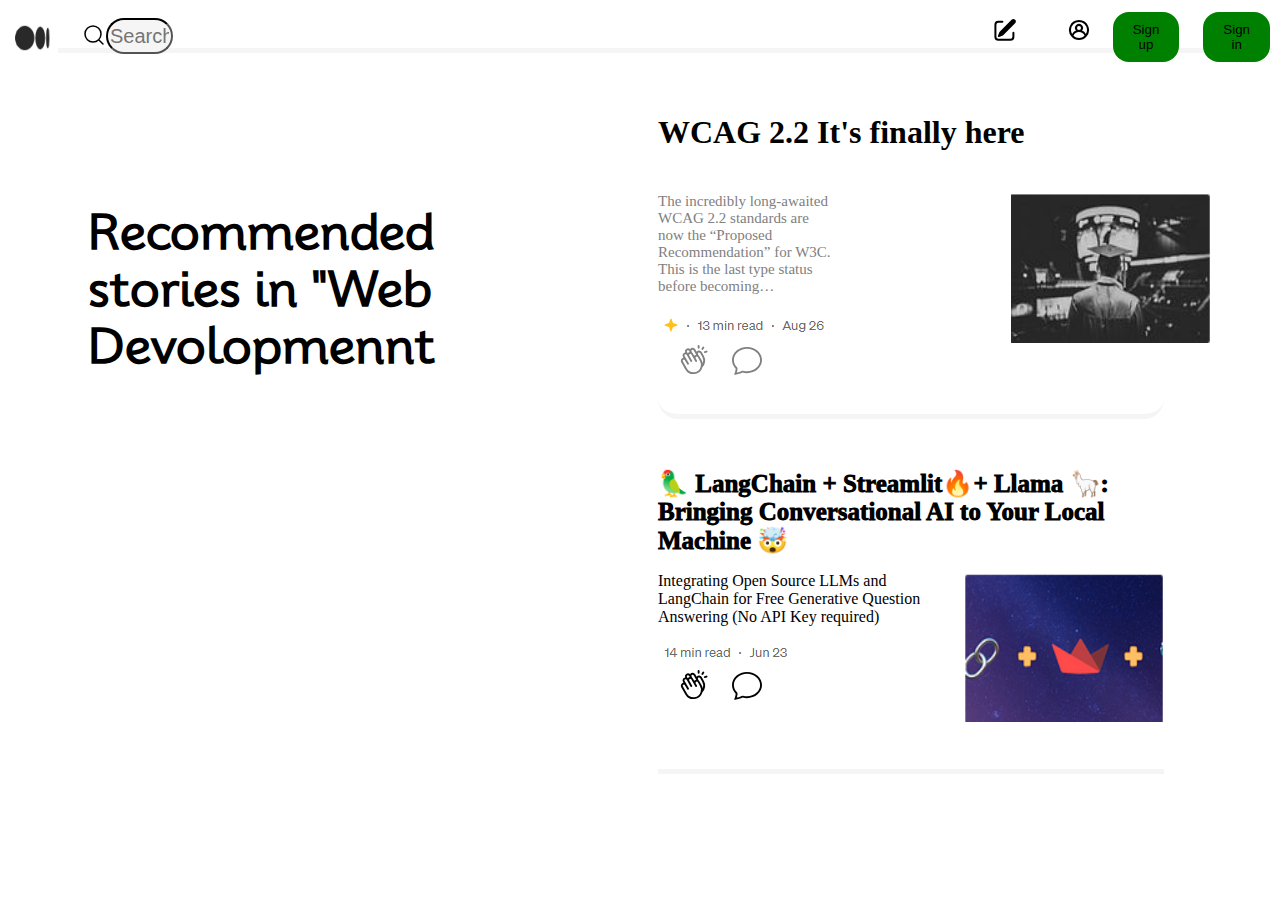
<file: index.html>
<!DOCTYPE html>
<html lang="en">
<head>
    <meta charset="UTF-8">
    <meta name="viewport" content="width=device-width, initial-scale=1.0">
    <title>Assignment</title>
    

</head><link rel="stylesheet" href="assignment3.css">



<body>
    <div class="header" style="display: flex;">
      
          <img src ="logo.png" style ="background-color: whitesmoke;margin-top: 10px;width: 50px;height: 40px">
          
          <form action ="" class="searchbar">
            <svg class="searchicon" xmlns="http://www.w3.org/2000/svg" width="24" height="24" viewBox="0 0 24 24"><path fill="none" stroke="currentColor" stroke-linecap="round" stroke-linejoin="round" stroke-width="1.5" d="m21 21l-4.343-4.343m0 0A8 8 0 1 0 5.343 5.343a8 8 0 0 0 11.314 11.314Z"/></svg>
          <form action ="" class="searchbar">
          <input type="text" placeholder="Search">
          </form>
          <div class="writeicon" style="margin-left:800px; width: 100px;margin-top: 10px;"><svg xmlns="http://www.w3.org/2000/svg" width="24" height="24" viewBox="-0.5 -0.5 24 24"><path fill="currentColor" d="m21.289.98l.59.59c.813.814.69 2.257-.277 3.223L9.435 16.96l-3.942 1.442c-.495.182-.977-.054-1.075-.525a.928.928 0 0 1 .045-.51l1.47-3.976L18.066 1.257c.967-.966 2.41-1.09 3.223-.276zM8.904 2.19a1 1 0 1 1 0 2h-4a2 2 0 0 0-2 2v12a2 2 0 0 0 2 2h12a2 2 0 0 0 2-2v-4a1 1 0 0 1 2 0v4a4 4 0 0 1-4 4h-12a4 4 0 0 1-4-4v-12a4 4 0 0 1 4-4h4z"/></svg>
          <span style="margin-left: 50px;"><svg xmlns="http://www.w3.org/2000/svg" width="24" height="24" viewBox="0 0 24 24"><path fill="currentColor" d="M12 2a10 10 0 0 0-7.35 16.76a10 10 0 0 0 14.7 0A10 10 0 0 0 12 2Zm0 18a8 8 0 0 1-5.55-2.25a6 6 0 0 1 11.1 0A8 8 0 0 1 12 20Zm-2-10a2 2 0 1 1 2 2a2 2 0 0 1-2-2Zm8.91 6A8 8 0 0 0 15 12.62a4 4 0 1 0-6 0A8 8 0 0 0 5.09 16A7.92 7.92 0 0 1 4 12a8 8 0 0 1 16 0a7.92 7.92 0 0 1-1.09 4Z"/></svg><span></span></svg></div>
        <div class="usericon"></div>
        <div style="margin-left:20px;margin-bottom:30px"><button class="button">Sign up</button></div>
        <div style="margin-left:20px;margin-bottom:30px"><button class="button">Sign in</button></div>
    </div>
    </div>   
    

      
  
    <div class="container">
     <div style="float:left" class="containerleft">
    
       Recommended stories in "Web Devolopmennt
     </div>
     <div style="float:right" class="containerright">
       <div class="containerrighttop">
        <h1 style="font-weight: bolder;">WCAG 2.2 It's finally here</h1>
             <div class="container2">
                <div class ="textcontainerrighttop"style="width:300px;height:150px;margin-top:20px;padding-right:40px">
                    The incredibly long-awaited WCAG 2.2 standards are now the “Proposed Recommendation” for W3C. This is the last type status before becoming…
                    <img style="margin-top:15px;" src="date and time.png">
                    <span style="margin-top:100px;margin-left:20px;"><svg xmlns="http://www.w3.org/2000/svg" width="30" height="30" viewBox="0 0 256 256"><path fill="currentColor" d="M168 24V8a8 8 0 0 1 16 0v16a8 8 0 0 1-16 0Zm35.83 17a7.9 7.9 0 0 0 4.17 1.13a8 8 0 0 0 6.84-3.83l8-13.11a8 8 0 1 0-13.66-8.33l-8 13.1A8 8 0 0 0 203.83 41Zm47.44 12.59a8 8 0 0 0-10.07-5.16l-15 4.85a8 8 0 0 0 2.45 15.62a8.15 8.15 0 0 0 2.46-.39l15-4.85a8 8 0 0 0 5.16-10.11Zm-30 39.94A79.71 79.71 0 0 1 208.68 190a80 80 0 0 1-146.19 18l-35-60.63a26 26 0 0 1 19.18-38.77l-4-6.94A26 26 0 0 1 61 63a26 26 0 0 1 11.4-31.37a26.05 26.05 0 0 1 30.81 3.58A26 26 0 0 1 147.09 37l12 20.79a26 26 0 0 1 43.18 2.78ZM115.92 55l5.93 10.27a25.87 25.87 0 0 1 5 6.24l12 20.75a26.2 26.2 0 0 1 16-9.78L133.24 45a10 10 0 0 0-13.66-3.66A10 10 0 0 0 115.92 55Zm-39.18 4.15l5.93 10.28l.32.29a25.93 25.93 0 0 1 16.72-10.78l-5.65-9.79a10 10 0 0 0-18.32 2.41a9.92 9.92 0 0 0 1 7.59Zm116.85 125.42a63.61 63.61 0 0 0-6.4-48.57l-19-32.91a10 10 0 0 0-17.74 9.18L161.87 132a8 8 0 1 1-13.87 8l-35-60.47a10 10 0 0 0-17.37 9.87l24.63 42.6a8 8 0 1 1-13.85 8L73.84 83.66a10 10 0 1 0-17.32 10l36 62.36a8 8 0 1 1-13.86 8l-20-34.64a10 10 0 0 0-17.32 10l35 60.63a64 64 0 0 0 117.25-15.44Zm13.82-83.08l-19-32.91a10 10 0 0 0-17.32 10L177 88.83a26.06 26.06 0 0 1 5 6.26L201 128a80.13 80.13 0 0 1 10.13 30a63.82 63.82 0 0 0-3.72-56.51Z"/></svg></span>
                    <span style="margin-top:100px;margin-left:20px;"><svg xmlns="http://www.w3.org/2000/svg" width="30" height="30" viewBox="0 0 16 16"><path fill="currentColor" d="M2.678 11.894a1 1 0 0 1 .287.801a10.97 10.97 0 0 1-.398 2c1.395-.323 2.247-.697 2.634-.893a1 1 0 0 1 .71-.074A8.06 8.06 0 0 0 8 14c3.996 0 7-2.807 7-6c0-3.192-3.004-6-7-6S1 4.808 1 8c0 1.468.617 2.83 1.678 3.894zm-.493 3.905a21.682 21.682 0 0 1-.713.129c-.2.032-.352-.176-.273-.362a9.68 9.68 0 0 0 .244-.637l.003-.01c.248-.72.45-1.548.524-2.319C.743 11.37 0 9.76 0 8c0-3.866 3.582-7 8-7s8 3.134 8 7s-3.582 7-8 7a9.06 9.06 0 0 1-2.347-.306c-.52.263-1.639.742-3.468 1.105z"/></svg>
                    </span>
                  
                </div>
                <div style="width:200px;height:150px;margin-top:20px;margin-left:140px;">
                    <img src="assignmentpic1.png" style="width: 200px;height:150px">
                </div>

             </div>
       </div> 
       <div class="containerrightbottom">
        <h1 style="font-size:25px; font-weight: 1000;">🦜️ LangChain + Streamlit🔥+ Llama 🦙: Bringing Conversational AI to Your Local Machine 🤯</h1>
             <div class="container3">
                <div style="width:500px;height:150px" >
                    Integrating Open Source LLMs and LangChain for Free Generative Question Answering (No API Key required)
                    <br><img style="margin-top:15px;" src="date and time2.png"><br>
                    <span style="margin-top:100px;margin-left:20px;"><svg xmlns="http://www.w3.org/2000/svg" width="30" height="30" viewBox="0 0 256 256"><path fill="currentColor" d="M168 24V8a8 8 0 0 1 16 0v16a8 8 0 0 1-16 0Zm35.83 17a7.9 7.9 0 0 0 4.17 1.13a8 8 0 0 0 6.84-3.83l8-13.11a8 8 0 1 0-13.66-8.33l-8 13.1A8 8 0 0 0 203.83 41Zm47.44 12.59a8 8 0 0 0-10.07-5.16l-15 4.85a8 8 0 0 0 2.45 15.62a8.15 8.15 0 0 0 2.46-.39l15-4.85a8 8 0 0 0 5.16-10.11Zm-30 39.94A79.71 79.71 0 0 1 208.68 190a80 80 0 0 1-146.19 18l-35-60.63a26 26 0 0 1 19.18-38.77l-4-6.94A26 26 0 0 1 61 63a26 26 0 0 1 11.4-31.37a26.05 26.05 0 0 1 30.81 3.58A26 26 0 0 1 147.09 37l12 20.79a26 26 0 0 1 43.18 2.78ZM115.92 55l5.93 10.27a25.87 25.87 0 0 1 5 6.24l12 20.75a26.2 26.2 0 0 1 16-9.78L133.24 45a10 10 0 0 0-13.66-3.66A10 10 0 0 0 115.92 55Zm-39.18 4.15l5.93 10.28l.32.29a25.93 25.93 0 0 1 16.72-10.78l-5.65-9.79a10 10 0 0 0-18.32 2.41a9.92 9.92 0 0 0 1 7.59Zm116.85 125.42a63.61 63.61 0 0 0-6.4-48.57l-19-32.91a10 10 0 0 0-17.74 9.18L161.87 132a8 8 0 1 1-13.87 8l-35-60.47a10 10 0 0 0-17.37 9.87l24.63 42.6a8 8 0 1 1-13.85 8L73.84 83.66a10 10 0 1 0-17.32 10l36 62.36a8 8 0 1 1-13.86 8l-20-34.64a10 10 0 0 0-17.32 10l35 60.63a64 64 0 0 0 117.25-15.44Zm13.82-83.08l-19-32.91a10 10 0 0 0-17.32 10L177 88.83a26.06 26.06 0 0 1 5 6.26L201 128a80.13 80.13 0 0 1 10.13 30a63.82 63.82 0 0 0-3.72-56.51Z"/></svg></span>
                    <span style="margin-top:100px;margin-left:20px;"><svg xmlns="http://www.w3.org/2000/svg" width="30" height="30" viewBox="0 0 16 16"><path fill="currentColor" d="M2.678 11.894a1 1 0 0 1 .287.801a10.97 10.97 0 0 1-.398 2c1.395-.323 2.247-.697 2.634-.893a1 1 0 0 1 .71-.074A8.06 8.06 0 0 0 8 14c3.996 0 7-2.807 7-6c0-3.192-3.004-6-7-6S1 4.808 1 8c0 1.468.617 2.83 1.678 3.894zm-.493 3.905a21.682 21.682 0 0 1-.713.129c-.2.032-.352-.176-.273-.362a9.68 9.68 0 0 0 .244-.637l.003-.01c.248-.72.45-1.548.524-2.319C.743 11.37 0 9.76 0 8c0-3.866 3.582-7 8-7s8 3.134 8 7s-3.582 7-8 7a9.06 9.06 0 0 1-2.347-.306c-.52.263-1.639.742-3.468 1.105z"/></svg>
                    </span>
                    
                    
                </div>
                
                <div style="width:200px;height:150px;margin-left:10px;" >
                    <img src="Screenshot 2023-09-19 204235.png" style="width: 200px;height:150px">
                </div>
        </div>
      </div>
    </div>
</body>
</html>
</file>
<file: assignment3.css>
@import url('https://fonts.googleapis.com/css2?family=Mooli&display=swap');
.header{
    display: flex;
    font-size: 20px ;
    height: 40px;
    width:100%;
    border-bottom:5px solid;
    border-bottom-color: whitesmoke ;

}
.container{
     display:flex;
}
.containerleft
{

    height: 500px;
    width:400px;
    margin-top:40px;
    font-size: 3rem;
    font-family:"Mooli" ;
    font-weight: 800;
    margin-left: 80px;
    margin-right: 40px;
    margin-top: 150px;
    justify-content: center;
    

}
.containerright{
    
    margin-top: 40px;
    height:700px;
    width:40%;
    margin-left:130px;
    margin-right:50px;
    
}
.containerrighttop{

    height:300px;
    border-radius: 20px;
    border-bottom:5px solid;
    border-bottom-color: whitesmoke ;
    


}
.containerrightbottom{

    margin-top:50px;
    height:300px;
    border-bottom:5px solid;
    border-bottom-color: whitesmoke ;


}
.container2{
    display:flex;
 
}
.container3{
    display:flex;
 
}
.textcontainerrighttop{
    color:gray;
    font-size:15px;
}
.searchbar{
    display: flex;
    width:200px;
    border-radius: 100px;
    border-color: black;
    padding:10px 20px;
}
.searchbar input{
    background: whitesmoke;
    flex:1;
    border-radius: 60px;
    border-color: black;
    outline:none;
    font-size:20px;
    width: 50px;
    height: 30px;

}
.searchicon{
    margin-top: 5px;
    margin-left: 4px;
}
.writeicon{
    display: flex;
}
.button {
    background-color:green;
    border: none;
    color: black;
    padding: 10px 20px;
    text-align: center;
    text-decoration: none;
    display: inline-block;
    margin: 4px 2px;
    cursor: pointer;
    border-radius: 16px;
  }
</file>
